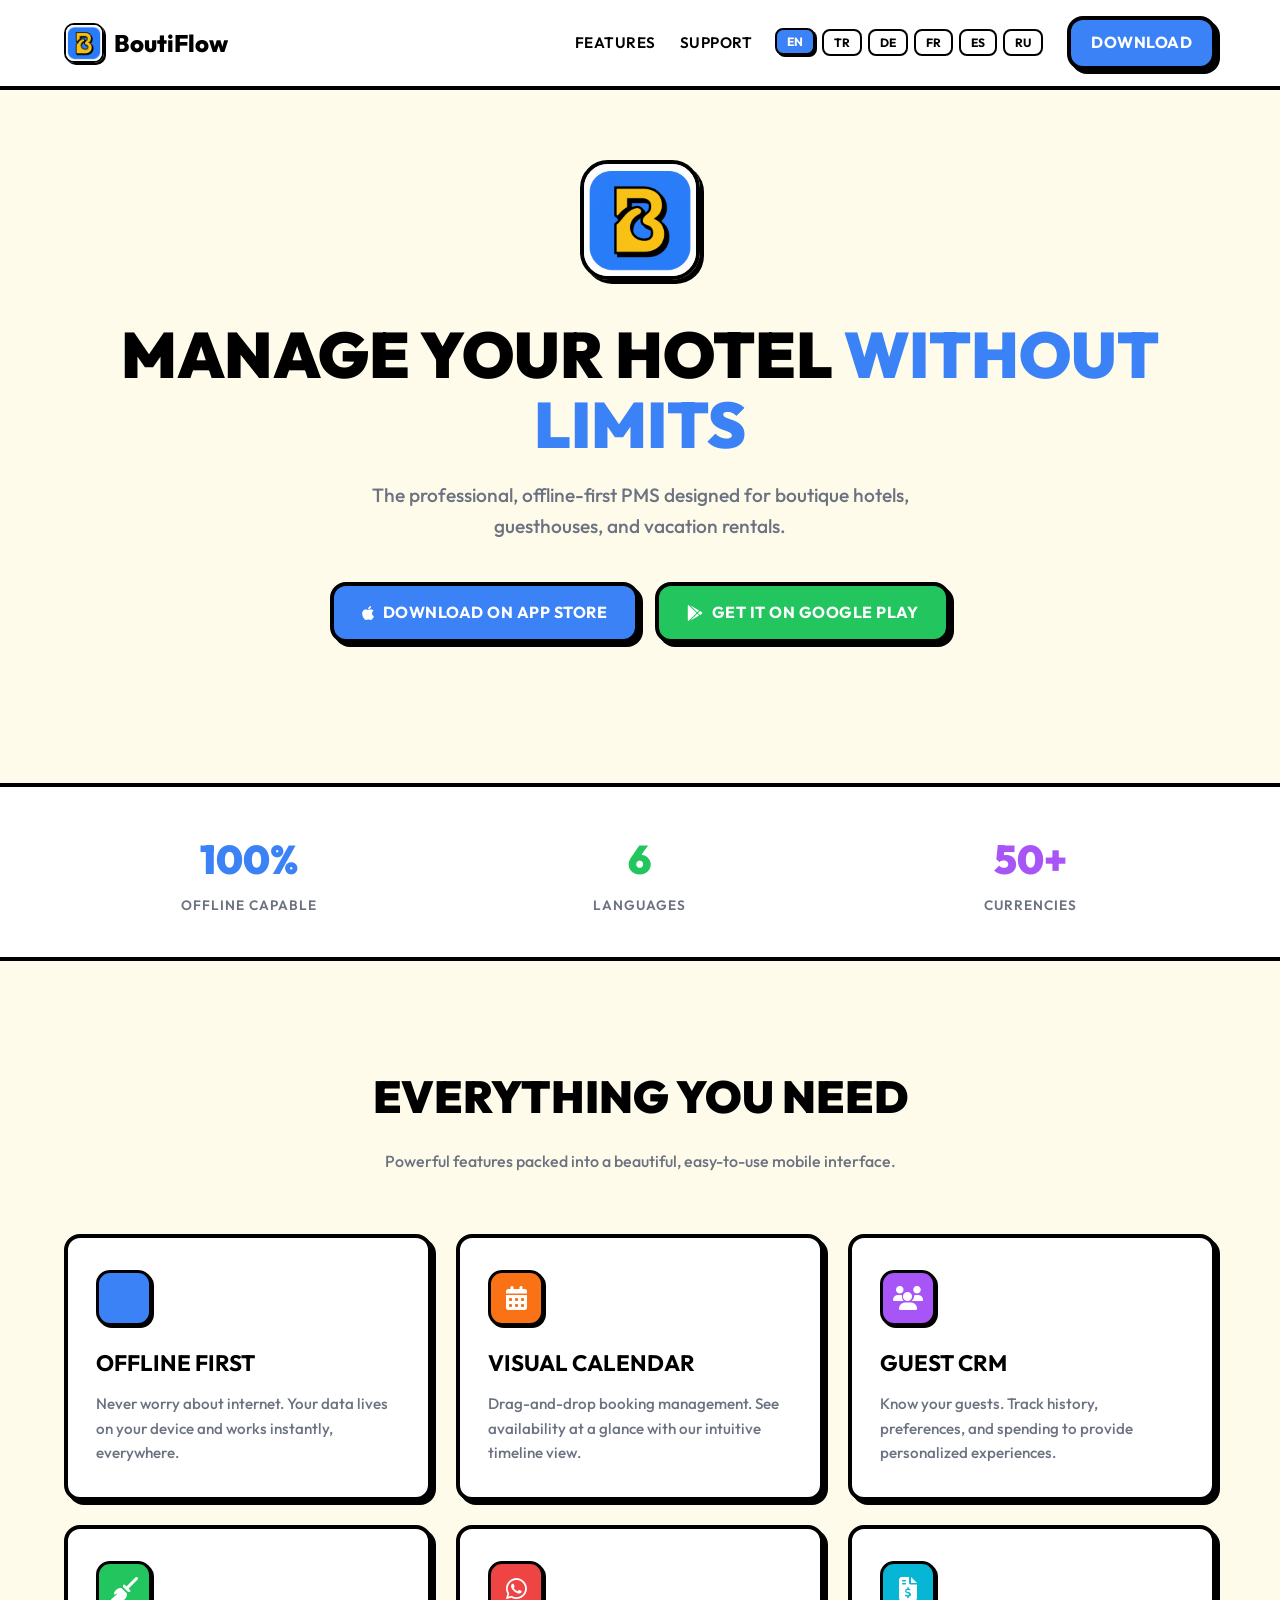
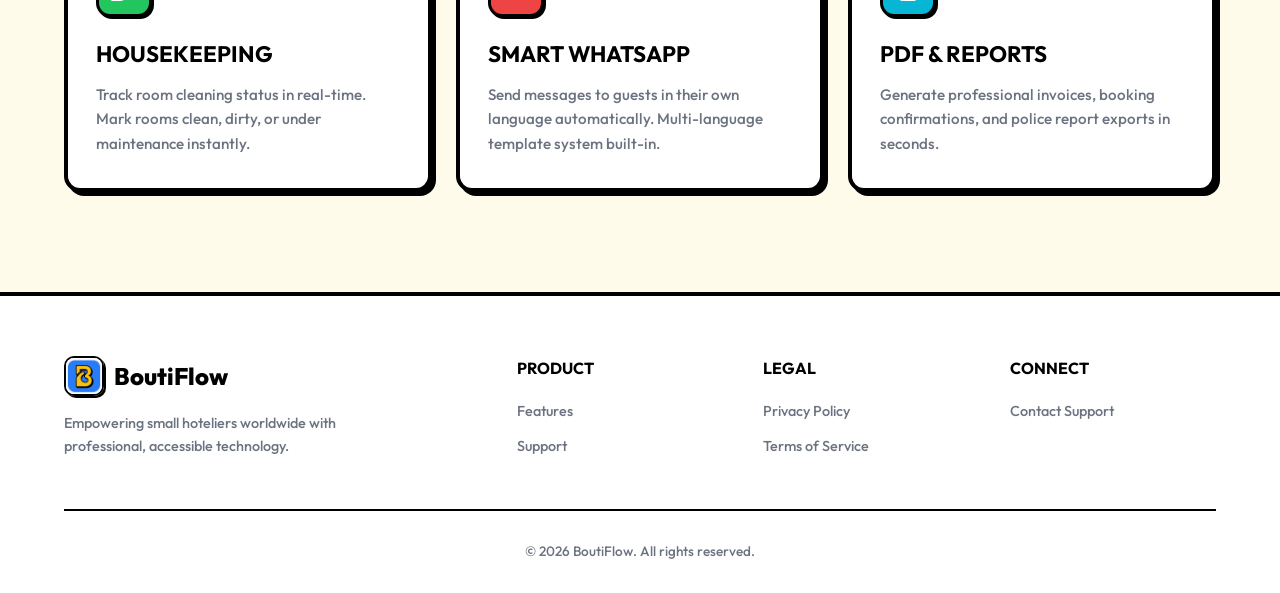
<file: docs/index.html>
<!DOCTYPE html>
<html lang="en">
<head>
    <meta charset="UTF-8">
    <meta name="viewport" content="width=device-width, initial-scale=1.0">
    <title>BoutiFlow - Offline-First Hotel Management</title>
    <meta name="description" content="BoutiFlow - Professional, offline-first property management system for boutique hotels, guesthouses, and vacation rentals.">
    <link rel="stylesheet" href="style.css?v=2">
    <link href="https://fonts.googleapis.com/css2?family=Outfit:wght@400;500;600;700;800;900&display=swap" rel="stylesheet">
    <link rel="stylesheet" href="https://cdnjs.cloudflare.com/ajax/libs/font-awesome/6.4.0/css/all.min.css">
</head>
<body>

    <header>
        <div class="container">
            <a href="index.html" class="logo">
                <img src="app-icon.png" alt="BoutiFlow">
                BoutiFlow
            </a>
            <nav>
                <a href="#features" data-i18n="navFeatures">Features</a>
                <a href="support.html" data-i18n="navSupport">Support</a>
                <div class="lang-switcher">
                    <button onclick="setLang('en')" class="active">EN</button>
                    <button onclick="setLang('tr')">TR</button>
                    <button onclick="setLang('de')">DE</button>
                    <button onclick="setLang('fr')">FR</button>
                    <button onclick="setLang('es')">ES</button>
                    <button onclick="setLang('ru')">RU</button>
                </div>
                <a href="#" class="btn btn-primary" style="padding: 10px 20px;" data-i18n="navDownload">Download</a>
            </nav>
        </div>
    </header>

    <section class="hero">
        <div class="container">
            <img src="app-icon.png" alt="BoutiFlow" class="hero-icon" style="width:120px;height:120px;">
            <h1 data-i18n="heroTitle">Manage Your Hotel <span>Without Limits</span></h1>
            <p data-i18n="heroBody">The professional, offline-first PMS designed for boutique hotels, guesthouses, and vacation rentals. No internet? No problem.</p>

            <div class="cta-buttons">
                <a href="#" class="btn btn-primary">
                    <i class="fa-brands fa-apple" style="margin-right: 8px;"></i>
                    <span data-i18n="ctaAppStore">Download on App Store</span>
                </a>
                <a href="#" class="btn btn-secondary">
                    <i class="fa-brands fa-google-play" style="margin-right: 8px;"></i>
                    <span data-i18n="ctaGooglePlay">Get it on Google Play</span>
                </a>
            </div>
        </div>
    </section>

    <section class="stats">
        <div class="container">
            <div class="stats-grid">
                <div class="stat-item">
                    <h4>100%</h4>
                    <p data-i18n="statOffline">Offline Capable</p>
                </div>
                <div class="stat-item">
                    <h4>6</h4>
                    <p data-i18n="statLanguages">Languages</p>
                </div>
                <div class="stat-item">
                    <h4>50+</h4>
                    <p data-i18n="statCurrencies">Currencies</p>
                </div>
            </div>
        </div>
    </section>

    <section id="features" class="features">
        <div class="container">
            <h2 data-i18n="featuresTitle">Everything You Need</h2>
            <p data-i18n="featuresBody">Powerful features packed into a beautiful, easy-to-use mobile interface.</p>

            <div class="feature-grid">
                <div class="feature-card">
                    <div class="feature-icon"><i class="fa-solid fa-wifi-slash"></i></div>
                    <h3 data-i18n="f1Title">Offline First</h3>
                    <p data-i18n="f1Body">Never worry about internet. Your data lives on your device and works instantly, everywhere.</p>
                </div>
                <div class="feature-card">
                    <div class="feature-icon"><i class="fa-solid fa-calendar-days"></i></div>
                    <h3 data-i18n="f2Title">Visual Calendar</h3>
                    <p data-i18n="f2Body">Drag-and-drop booking management. See availability at a glance with our intuitive timeline view.</p>
                </div>
                <div class="feature-card">
                    <div class="feature-icon"><i class="fa-solid fa-users"></i></div>
                    <h3 data-i18n="f3Title">Guest CRM</h3>
                    <p data-i18n="f3Body">Know your guests. Track history, preferences, and spending to provide personalized experiences.</p>
                </div>
                <div class="feature-card">
                    <div class="feature-icon"><i class="fa-solid fa-broom"></i></div>
                    <h3 data-i18n="f4Title">Housekeeping</h3>
                    <p data-i18n="f4Body">Track room cleaning status in real-time. Mark rooms clean, dirty, or under maintenance instantly.</p>
                </div>
                <div class="feature-card">
                    <div class="feature-icon"><i class="fa-brands fa-whatsapp"></i></div>
                    <h3 data-i18n="f5Title">Smart WhatsApp</h3>
                    <p data-i18n="f5Body">Send messages to guests in their own language automatically. Multi-language template system built-in.</p>
                </div>
                <div class="feature-card">
                    <div class="feature-icon"><i class="fa-solid fa-file-invoice-dollar"></i></div>
                    <h3 data-i18n="f6Title">PDF & Reports</h3>
                    <p data-i18n="f6Body">Generate professional invoices, booking confirmations, and police report exports in seconds.</p>
                </div>
            </div>
        </div>
    </section>

    <footer>
        <div class="container">
            <div class="footer-content">
                <div class="footer-brand">
                    <a href="index.html" class="logo">
                        <img src="app-icon.png" alt="BoutiFlow">
                        BoutiFlow
                    </a>
                    <p data-i18n="footerTagline">Empowering small hoteliers worldwide with professional, accessible technology.</p>
                </div>
                <div class="footer-links">
                    <h4 data-i18n="footerProduct">Product</h4>
                    <ul>
                        <li><a href="#features" data-i18n="navFeatures">Features</a></li>
                        <li><a href="support.html" data-i18n="navSupport">Support</a></li>
                    </ul>
                </div>
                <div class="footer-links">
                    <h4 data-i18n="footerLegal">Legal</h4>
                    <ul>
                        <li><a href="privacy.html" data-i18n="navPrivacy">Privacy Policy</a></li>
                        <li><a href="terms.html" data-i18n="navTerms">Terms of Service</a></li>
                    </ul>
                </div>
                <div class="footer-links">
                    <h4 data-i18n="footerConnect">Connect</h4>
                    <ul>
                        <li><a href="mailto:support@boutiflow.com" data-i18n="navContact">Contact Support</a></li>
                    </ul>
                </div>
            </div>
            <div class="copyright">
                &copy; 2026 BoutiFlow. All rights reserved.
            </div>
        </div>
    </footer>

<script>
const i18n = {
    en: {
        navFeatures: "Features", navSupport: "Support", navDownload: "Download", navPrivacy: "Privacy Policy", navTerms: "Terms of Service", navContact: "Contact Support",
        heroTitle: 'Manage Your Hotel <span>Without Limits</span>',
        heroBody: "The professional, offline-first PMS designed for boutique hotels, guesthouses, and vacation rentals.",
        ctaAppStore: "Download on App Store", ctaGooglePlay: "Get it on Google Play",
        statOffline: "Offline Capable", statLanguages: "Languages", statCurrencies: "Currencies",
        featuresTitle: "Everything You Need", featuresBody: "Powerful features packed into a beautiful, easy-to-use mobile interface.",
        f1Title: "Offline First", f1Body: "Never worry about internet. Your data lives on your device and works instantly, everywhere.",
        f2Title: "Visual Calendar", f2Body: "Drag-and-drop booking management. See availability at a glance with our intuitive timeline view.",
        f3Title: "Guest CRM", f3Body: "Know your guests. Track history, preferences, and spending to provide personalized experiences.",
        f4Title: "Housekeeping", f4Body: "Track room cleaning status in real-time. Mark rooms clean, dirty, or under maintenance instantly.",
        f5Title: "Smart WhatsApp", f5Body: "Send messages to guests in their own language automatically. Multi-language template system built-in.",
        f6Title: "PDF & Reports", f6Body: "Generate professional invoices, booking confirmations, and police report exports in seconds.",
        footerTagline: "Empowering small hoteliers worldwide with professional, accessible technology.",
        footerProduct: "Product", footerLegal: "Legal", footerConnect: "Connect"
    },
    tr: {
        navFeatures: "Özellikler", navSupport: "Destek", navDownload: "İndir", navPrivacy: "Gizlilik Politikası", navTerms: "Kullanım Koşulları", navContact: "Destek İletişim",
        heroTitle: 'Otelinizi <span>Sınırsız</span> Yönetin',
        heroBody: "Butik oteller, pansiyonlar ve kiralık evler için tasarlanmış profesyonel, çevrimdışı çalışan yönetim sistemi.",
        ctaAppStore: "App Store'dan İndir", ctaGooglePlay: "Google Play'den İndir",
        statOffline: "Çevrimdışı Çalışır", statLanguages: "Dil Desteği", statCurrencies: "Para Birimi",
        featuresTitle: "İhtiyacınız Olan Her Şey", featuresBody: "Güçlü özellikler, güzel ve kullanımı kolay bir mobil arayüzde.",
        f1Title: "Çevrimdışı Öncelikli", f1Body: "İnternet bağlantısı konusunda asla endişelenmeyin. Verileriniz cihazınızda yaşar.",
        f2Title: "Görsel Takvim", f2Body: "Sürükle-bırak rezervasyon yönetimi. Doluluk durumunu tek bakışta görün.",
        f3Title: "Misafir CRM", f3Body: "Misafirlerinizi tanıyın. Geçmişi, tercihleri ve harcamaları takip edin.",
        f4Title: "Oda Temizliği", f4Body: "Oda temizlik durumunu anlık takip edin. Temiz, kirli veya bakımda olarak işaretleyin.",
        f5Title: "Akıllı WhatsApp", f5Body: "Misafirlerinize kendi dillerinde otomatik mesaj gönderin. Çoklu dil şablon sistemi.",
        f6Title: "PDF & Raporlar", f6Body: "Profesyonel fatura, rezervasyon onayı ve polis bildirim listesi oluşturun.",
        footerTagline: "Dünya genelinde küçük otelcilere profesyonel ve erişilebilir teknoloji sunuyoruz.",
        footerProduct: "Ürün", footerLegal: "Yasal", footerConnect: "İletişim"
    },
    de: {
        navFeatures: "Funktionen", navSupport: "Hilfe", navDownload: "Herunterladen", navPrivacy: "Datenschutz", navTerms: "Nutzungsbedingungen", navContact: "Support kontaktieren",
        heroTitle: 'Ihr Hotel <span>ohne Grenzen</span> verwalten',
        heroBody: "Das professionelle, offline-fähige PMS für Boutique-Hotels, Pensionen und Ferienwohnungen.",
        ctaAppStore: "Im App Store laden", ctaGooglePlay: "Bei Google Play laden",
        statOffline: "Offline-fähig", statLanguages: "Sprachen", statCurrencies: "Währungen",
        featuresTitle: "Alles was Sie brauchen", featuresBody: "Leistungsstarke Funktionen in einer schönen, benutzerfreundlichen Oberfläche.",
        f1Title: "Offline First", f1Body: "Machen Sie sich nie Sorgen um Internet. Ihre Daten arbeiten sofort, überall.",
        f2Title: "Visueller Kalender", f2Body: "Drag-and-Drop Buchungsverwaltung. Sehen Sie Verfügbarkeit auf einen Blick.",
        f3Title: "Gäste-CRM", f3Body: "Kennen Sie Ihre Gäste. Verfolgen Sie Verlauf, Vorlieben und Ausgaben.",
        f4Title: "Zimmerpflege", f4Body: "Echtzeit-Reinigungsstatus. Zimmer als sauber, schmutzig oder in Wartung markieren.",
        f5Title: "Smart WhatsApp", f5Body: "Senden Sie Nachrichten automatisch in der Sprache Ihrer Gäste.",
        f6Title: "PDF & Berichte", f6Body: "Erstellen Sie professionelle Rechnungen, Buchungsbestätigungen und Meldeexporte.",
        footerTagline: "Wir unterstützen kleine Hoteliers weltweit mit professioneller Technologie.",
        footerProduct: "Produkt", footerLegal: "Rechtliches", footerConnect: "Kontakt"
    },
    fr: {
        navFeatures: "Fonctionnalités", navSupport: "Support", navDownload: "Télécharger", navPrivacy: "Confidentialité", navTerms: "Conditions", navContact: "Contacter le support",
        heroTitle: 'Gérez votre hôtel <span>sans limites</span>',
        heroBody: "Le PMS professionnel, hors-ligne, conçu pour les hôtels boutique, maisons d'hôtes et locations de vacances.",
        ctaAppStore: "Télécharger sur App Store", ctaGooglePlay: "Télécharger sur Google Play",
        statOffline: "Fonctionne hors-ligne", statLanguages: "Langues", statCurrencies: "Devises",
        featuresTitle: "Tout ce dont vous avez besoin", featuresBody: "Des fonctionnalités puissantes dans une interface mobile belle et facile à utiliser.",
        f1Title: "Hors-ligne d'abord", f1Body: "Ne vous souciez jamais d'internet. Vos données vivent sur votre appareil.",
        f2Title: "Calendrier visuel", f2Body: "Gestion des réservations par glisser-déposer. Voyez la disponibilité d'un coup d'œil.",
        f3Title: "CRM Invités", f3Body: "Connaissez vos invités. Suivez l'historique, les préférences et les dépenses.",
        f4Title: "Ménage", f4Body: "Suivez l'état de nettoyage des chambres en temps réel.",
        f5Title: "WhatsApp intelligent", f5Body: "Envoyez des messages aux invités automatiquement dans leur langue.",
        f6Title: "PDF & Rapports", f6Body: "Générez des factures professionnelles et des confirmations de réservation.",
        footerTagline: "Nous accompagnons les petits hôteliers du monde entier avec une technologie professionnelle.",
        footerProduct: "Produit", footerLegal: "Légal", footerConnect: "Contact"
    },
    es: {
        navFeatures: "Características", navSupport: "Soporte", navDownload: "Descargar", navPrivacy: "Privacidad", navTerms: "Términos", navContact: "Contactar soporte",
        heroTitle: 'Gestiona tu hotel <span>sin límites</span>',
        heroBody: "El PMS profesional, sin conexión, diseñado para hoteles boutique, pensiones y alquileres vacacionales.",
        ctaAppStore: "Descargar en App Store", ctaGooglePlay: "Descargar en Google Play",
        statOffline: "Funciona sin conexión", statLanguages: "Idiomas", statCurrencies: "Monedas",
        featuresTitle: "Todo lo que necesitas", featuresBody: "Funciones potentes en una interfaz móvil hermosa y fácil de usar.",
        f1Title: "Sin conexión primero", f1Body: "Nunca te preocupes por internet. Tus datos viven en tu dispositivo.",
        f2Title: "Calendario visual", f2Body: "Gestión de reservas con arrastrar y soltar. Ve la disponibilidad de un vistazo.",
        f3Title: "CRM de huéspedes", f3Body: "Conoce a tus huéspedes. Rastrea historial, preferencias y gastos.",
        f4Title: "Limpieza", f4Body: "Seguimiento del estado de limpieza de habitaciones en tiempo real.",
        f5Title: "WhatsApp inteligente", f5Body: "Envía mensajes a los huéspedes automáticamente en su idioma.",
        f6Title: "PDF e informes", f6Body: "Genera facturas profesionales y confirmaciones de reserva en segundos.",
        footerTagline: "Empoderando a pequeños hoteleros en todo el mundo con tecnología profesional.",
        footerProduct: "Producto", footerLegal: "Legal", footerConnect: "Contacto"
    },
    ru: {
        navFeatures: "Функции", navSupport: "Поддержка", navDownload: "Скачать", navPrivacy: "Конфиденциальность", navTerms: "Условия", navContact: "Связаться с поддержкой",
        heroTitle: 'Управляйте отелем <span>без ограничений</span>',
        heroBody: "Профессиональная офлайн-система управления для бутик-отелей, гостевых домов и арендных объектов.",
        ctaAppStore: "Скачать в App Store", ctaGooglePlay: "Скачать в Google Play",
        statOffline: "Работает офлайн", statLanguages: "Языков", statCurrencies: "Валют",
        featuresTitle: "Всё что вам нужно", featuresBody: "Мощные функции в красивом и удобном мобильном интерфейсе.",
        f1Title: "Офлайн прежде всего", f1Body: "Никогда не беспокойтесь об интернете. Ваши данные работают мгновенно.",
        f2Title: "Визуальный календарь", f2Body: "Управление бронированиями перетаскиванием. Видите доступность с первого взгляда.",
        f3Title: "CRM гостей", f3Body: "Знайте своих гостей. Отслеживайте историю, предпочтения и расходы.",
        f4Title: "Уборка", f4Body: "Отслеживайте статус уборки номеров в реальном времени.",
        f5Title: "Умный WhatsApp", f5Body: "Отправляйте сообщения гостям автоматически на их языке.",
        f6Title: "PDF и отчёты", f6Body: "Создавайте профессиональные счета и подтверждения бронирования.",
        footerTagline: "Помогаем маленьким отельерам по всему миру профессиональными технологиями.",
        footerProduct: "Продукт", footerLegal: "Правовая информация", footerConnect: "Связь"
    }
};

function setLang(lang) {
    document.querySelectorAll('[data-i18n]').forEach(el => {
        const key = el.getAttribute('data-i18n');
        if (i18n[lang] && i18n[lang][key]) {
            if (key === 'heroTitle') {
                el.innerHTML = i18n[lang][key];
            } else {
                el.textContent = i18n[lang][key];
            }
        }
    });
    document.querySelectorAll('.lang-switcher button').forEach(btn => {
        btn.classList.toggle('active', btn.textContent.trim().toLowerCase() === lang);
    });
    document.documentElement.lang = lang;
    localStorage.setItem('boutiflow-lang', lang);
}

// Auto-detect language
const savedLang = localStorage.getItem('boutiflow-lang');
const browserLang = navigator.language.substring(0, 2);
const defaultLang = savedLang || (['en','tr','de','fr','es','ru'].includes(browserLang) ? browserLang : 'en');
document.addEventListener('DOMContentLoaded', () => setLang(defaultLang));
</script>
</body>
</html>
</file>
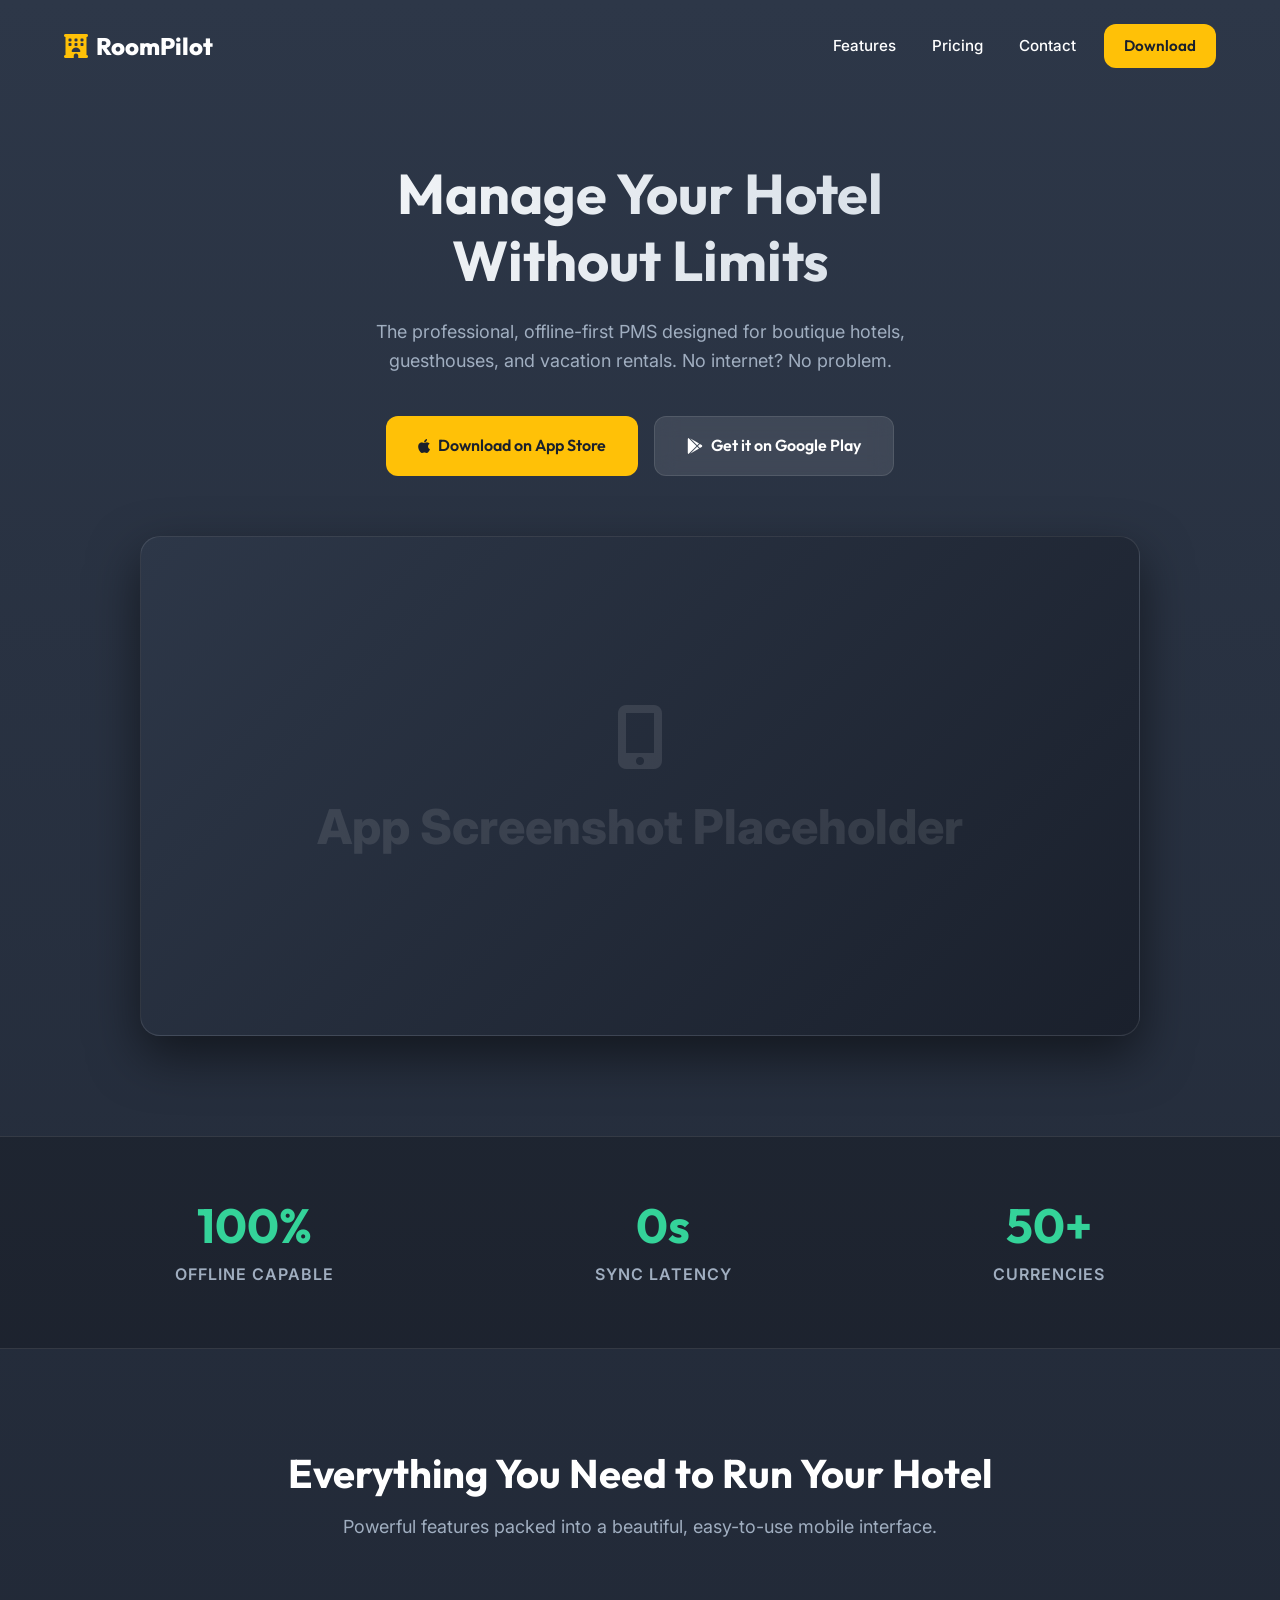
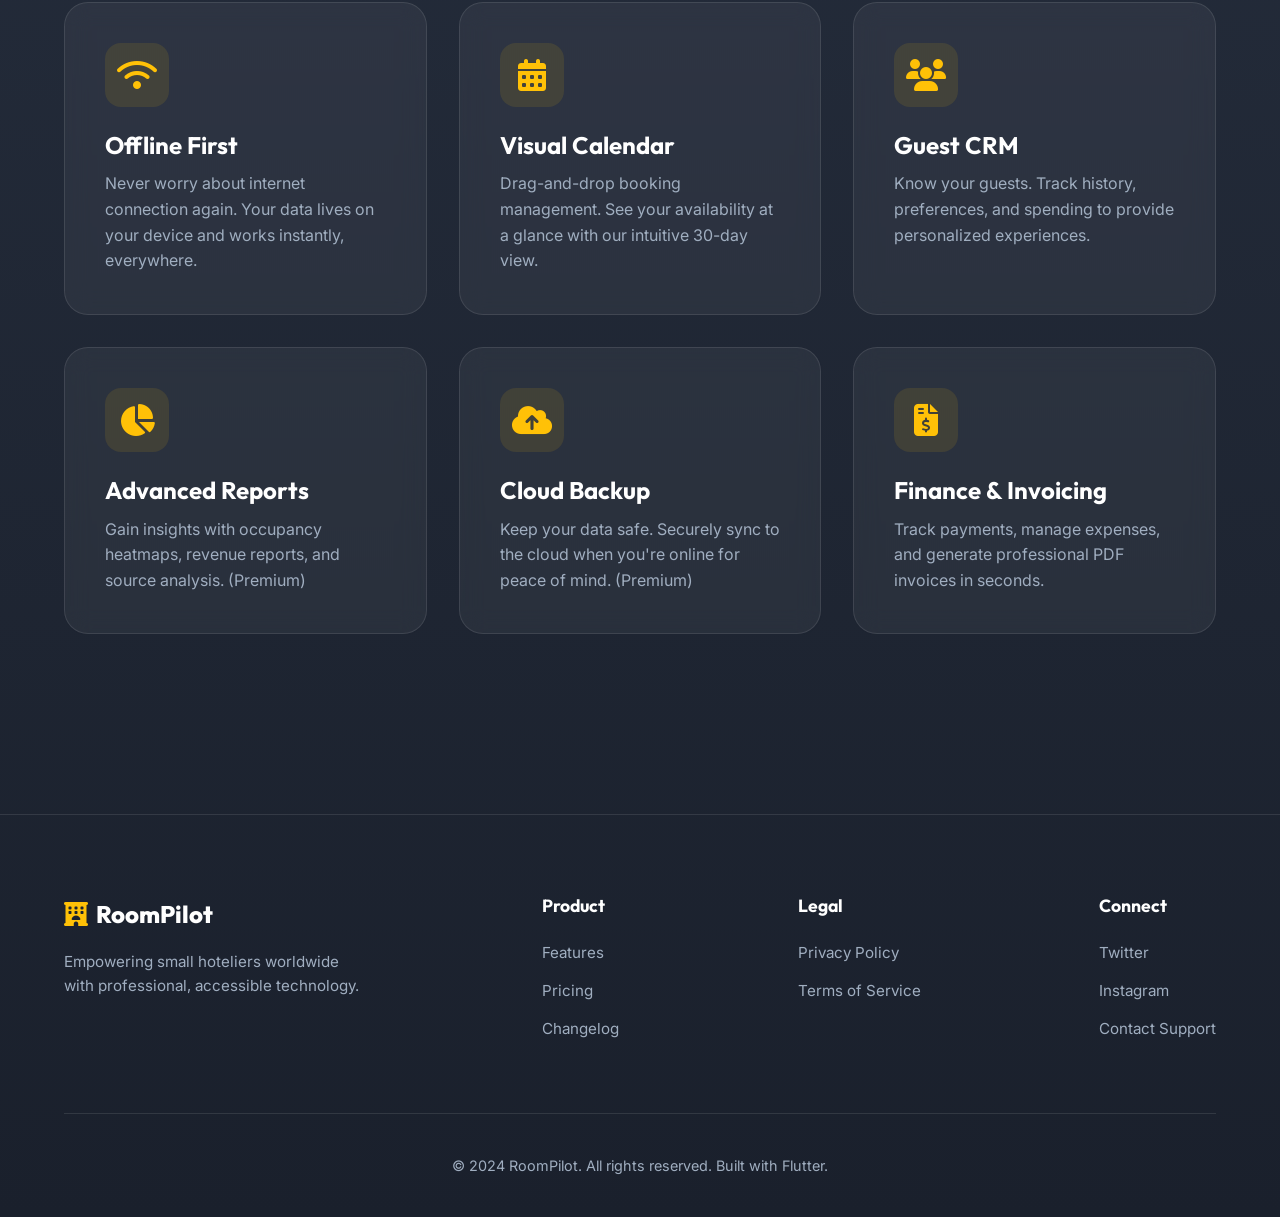
<file: docs/landing_page/index.html>
<!DOCTYPE html>
<html lang="en">

<head>
    <meta charset="UTF-8">
    <meta name="viewport" content="width=device-width, initial-scale=1.0">
    <title>RoomPilot - The Offline-First Hotel Management App</title>
    <link rel="stylesheet" href="style.css">
    <link rel="preconnect" href="https://fonts.googleapis.com">
    <link rel="preconnect" href="https://fonts.gstatic.com" crossorigin>
    <link
        href="https://fonts.googleapis.com/css2?family=Inter:wght@400;500;600&family=Outfit:wght@500;700;800&display=swap"
        rel="stylesheet">
    <!-- Font Awesome for Icons -->
    <link rel="stylesheet" href="https://cdnjs.cloudflare.com/ajax/libs/font-awesome/6.4.0/css/all.min.css">
</head>

<body>
    <header>
        <div class="container">
            <div class="logo">
                <i class="fa-solid fa-hotel" style="color: var(--accent-gold);"></i>
                RoomPilot
            </div>
            <nav>
                <a href="#features">Features</a>
                <a href="#pricing">Pricing</a>
                <a href="#contact">Contact</a>
                <a href="#" class="btn btn-primary" style="padding: 10px 20px; margin-left: 24px;">Download</a>
            </nav>
        </div>
    </header>

    <section class="hero">
        <div class="container">
            <h1>Manage Your Hotel <br><span>Without Limits</span></h1>
            <p>The professional, offline-first PMS designed for boutique hotels, guesthouses, and vacation rentals. No
                internet? No problem.</p>

            <div class="cta-buttons">
                <a href="#" class="btn btn-primary">
                    <i class="fa-brands fa-apple" style="margin-right: 8px;"></i>
                    Download on App Store
                </a>
                <a href="#" class="btn btn-secondary">
                    <i class="fa-brands fa-google-play" style="margin-right: 8px;"></i>
                    Get it on Google Play
                </a>
            </div>

            <div class="hero-mockup">
                <!-- Placeholder for App Screenshot -->
                <div style="text-align: center;">
                    <i class="fa-solid fa-mobile-screen-button"
                        style="font-size: 4rem; margin-bottom: 20px; display: block;"></i>
                    App Screenshot Placeholder
                </div>
            </div>
        </div>
    </section>

    <section class="stats">
        <div class="container">
            <div class="stats-grid">
                <div class="stat-item">
                    <h4>100%</h4>
                    <p>Offline Capable</p>
                </div>
                <div class="stat-item">
                    <h4>0s</h4>
                    <p>Sync Latency</p>
                </div>
                <div class="stat-item">
                    <h4>50+</h4>
                    <p>Currencies</p>
                </div>
            </div>
        </div>
    </section>

    <section id="features" class="features">
        <div class="container">
            <h2>Everything You Need to Run Your Hotel</h2>
            <p style="text-align: center; max-width: 600px; margin: 0 auto 60px;">Powerful features packed into a
                beautiful, easy-to-use mobile interface.</p>

            <div class="feature-grid">
                <div class="feature-card">
                    <div class="feature-icon">
                        <i class="fa-solid fa-wifi"></i>
                    </div>
                    <h3>Offline First</h3>
                    <p>Never worry about internet connection again. Your data lives on your device and works instantly,
                        everywhere.</p>
                </div>

                <div class="feature-card">
                    <div class="feature-icon">
                        <i class="fa-solid fa-calendar-days"></i>
                    </div>
                    <h3>Visual Calendar</h3>
                    <p>Drag-and-drop booking management. See your availability at a glance with our intuitive 30-day
                        view.</p>
                </div>

                <div class="feature-card">
                    <div class="feature-icon">
                        <i class="fa-solid fa-users"></i>
                    </div>
                    <h3>Guest CRM</h3>
                    <p>Know your guests. Track history, preferences, and spending to provide personalized experiences.
                    </p>
                </div>

                <div class="feature-card">
                    <div class="feature-icon">
                        <i class="fa-solid fa-chart-pie"></i>
                    </div>
                    <h3>Advanced Reports</h3>
                    <p>Gain insights with occupancy heatmaps, revenue reports, and source analysis. (Premium)</p>
                </div>

                <div class="feature-card">
                    <div class="feature-icon">
                        <i class="fa-solid fa-cloud-arrow-up"></i>
                    </div>
                    <h3>Cloud Backup</h3>
                    <p>Keep your data safe. Securely sync to the cloud when you're online for peace of mind. (Premium)
                    </p>
                </div>

                <div class="feature-card">
                    <div class="feature-icon">
                        <i class="fa-solid fa-file-invoice-dollar"></i>
                    </div>
                    <h3>Finance & Invoicing</h3>
                    <p>Track payments, manage expenses, and generate professional PDF invoices in seconds.</p>
                </div>
            </div>
        </div>
    </section>

    <footer>
        <div class="container">
            <div class="footer-content">
                <div class="footer-brand">
                    <div class="logo">
                        <i class="fa-solid fa-hotel" style="color: var(--accent-gold);"></i>
                        RoomPilot
                    </div>
                    <p>Empowering small hoteliers worldwide with professional, accessible technology.</p>
                </div>

                <div class="footer-links">
                    <h4>Product</h4>
                    <ul>
                        <li><a href="#features">Features</a></li>
                        <li><a href="#pricing">Pricing</a></li>
                        <li><a href="#">Changelog</a></li>
                    </ul>
                </div>

                <div class="footer-links">
                    <h4>Legal</h4>
                    <ul>
                        <li><a href="../../assets/legal/privacy_policy.md">Privacy Policy</a></li>
                        <li><a href="../../assets/legal/terms_of_service.md">Terms of Service</a></li>
                    </ul>
                </div>

                <div class="footer-links">
                    <h4>Connect</h4>
                    <ul>
                        <li><a href="#">Twitter</a></li>
                        <li><a href="#">Instagram</a></li>
                        <li><a href="mailto:support@roompilot.com">Contact Support</a></li>
                    </ul>
                </div>
            </div>
            <div class="copyright">
                &copy; 2024 RoomPilot. All rights reserved. Built with Flutter.
            </div>
        </div>
    </footer>
</body>

</html>
</file>
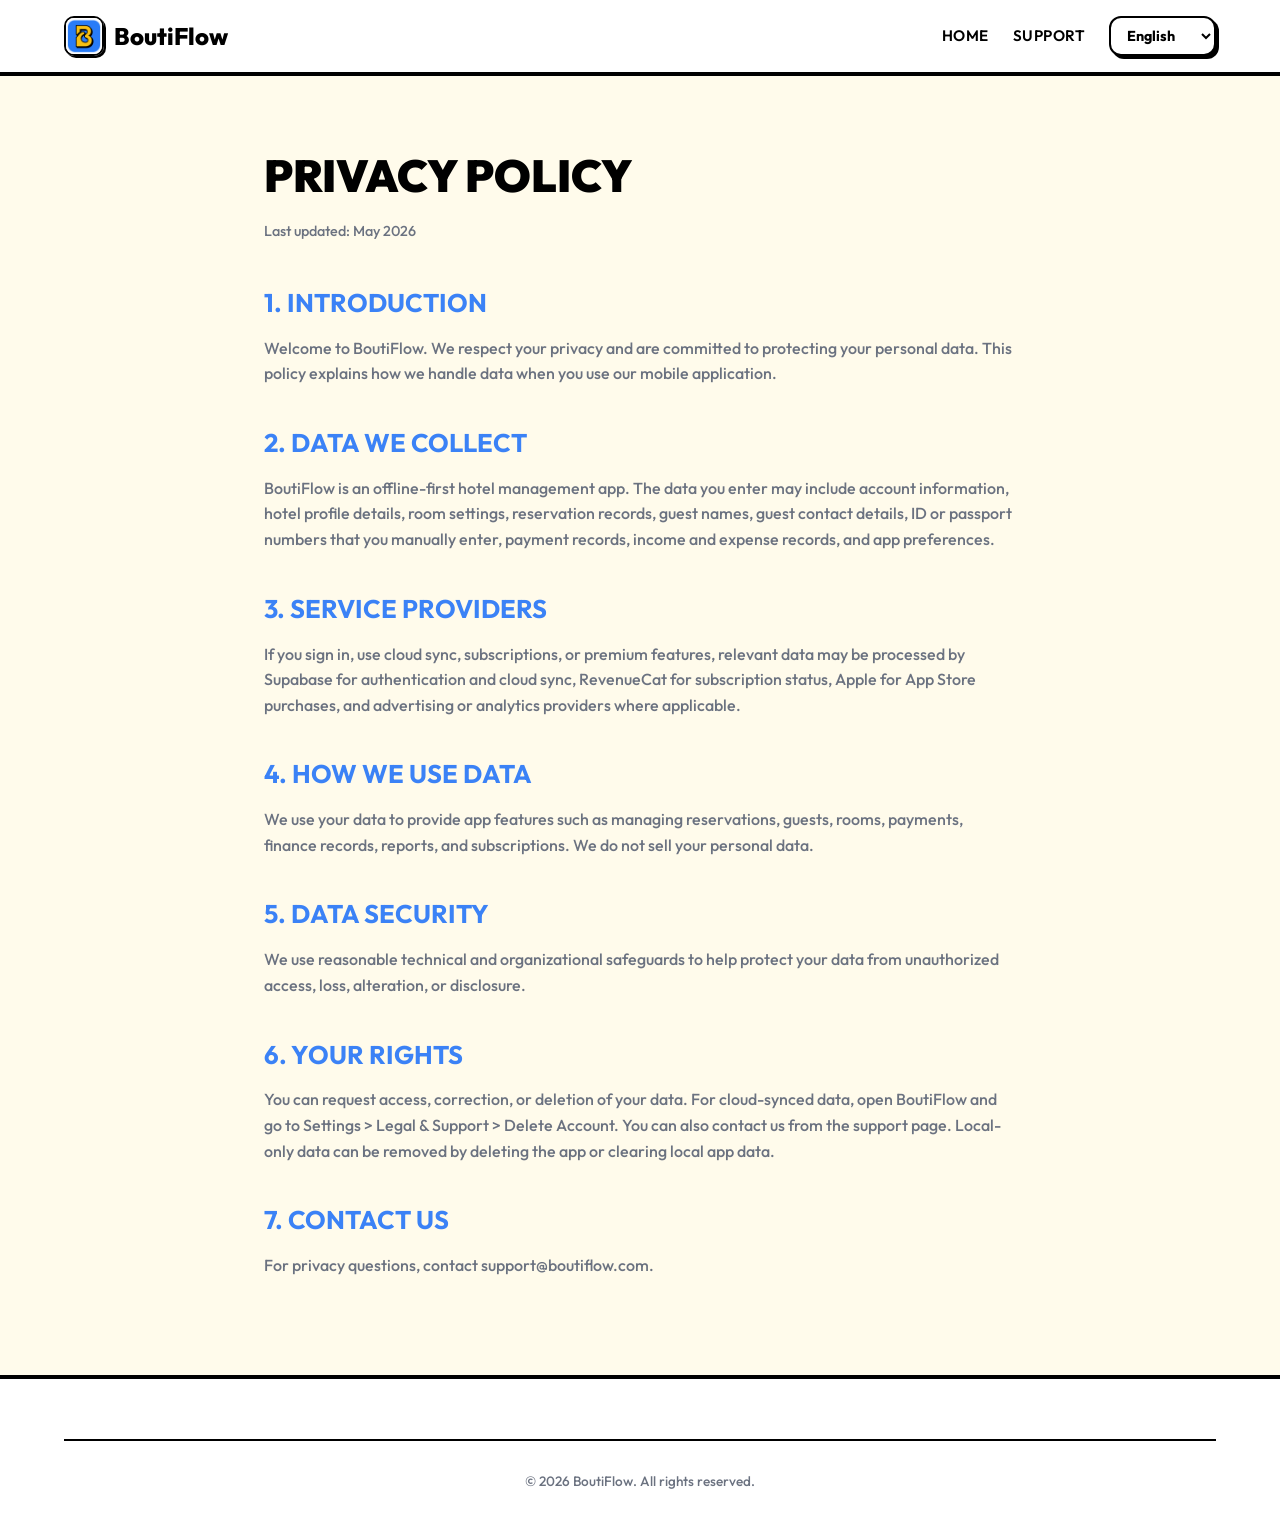
<file: docs/privacy.html>
<!DOCTYPE html>
<html lang="en">
<head>
    <meta charset="UTF-8">
    <meta name="viewport" content="width=device-width, initial-scale=1.0">
    <title>Privacy Policy - BoutiFlow</title>
    <link rel="stylesheet" href="style.css">
    <link href="https://fonts.googleapis.com/css2?family=Outfit:wght@400;500;600;700;800;900&display=swap" rel="stylesheet">
    <link rel="stylesheet" href="https://cdnjs.cloudflare.com/ajax/libs/font-awesome/6.4.0/css/all.min.css">
</head>
<body data-legal-page="privacy">
    <header>
        <div class="container">
            <a href="index.html" class="logo"><img src="app-icon.png" alt="BoutiFlow"> BoutiFlow</a>
            <nav>
                <a id="nav-home" href="index.html">Home</a>
                <a id="nav-secondary" href="support.html">Support</a>
                <select id="language-select" class="language-select" aria-label="Language"></select>
            </nav>
        </div>
    </header>
    <main class="legal-content">
        <h1 id="legal-title">Privacy Policy</h1>
        <p id="legal-updated" class="last-updated">Last updated: May 2026</p>
        <div id="legal-sections">
            <h2>1. Introduction</h2>
            <p>Welcome to BoutiFlow. We respect your privacy and are committed to protecting your personal data.</p>
        </div>
    </main>
    <footer>
        <div class="container">
            <div id="copyright" class="copyright">&copy; 2026 BoutiFlow. All rights reserved.</div>
        </div>
    </footer>
    <script src="legal_pages.js"></script>
</body>
</html>
</file>
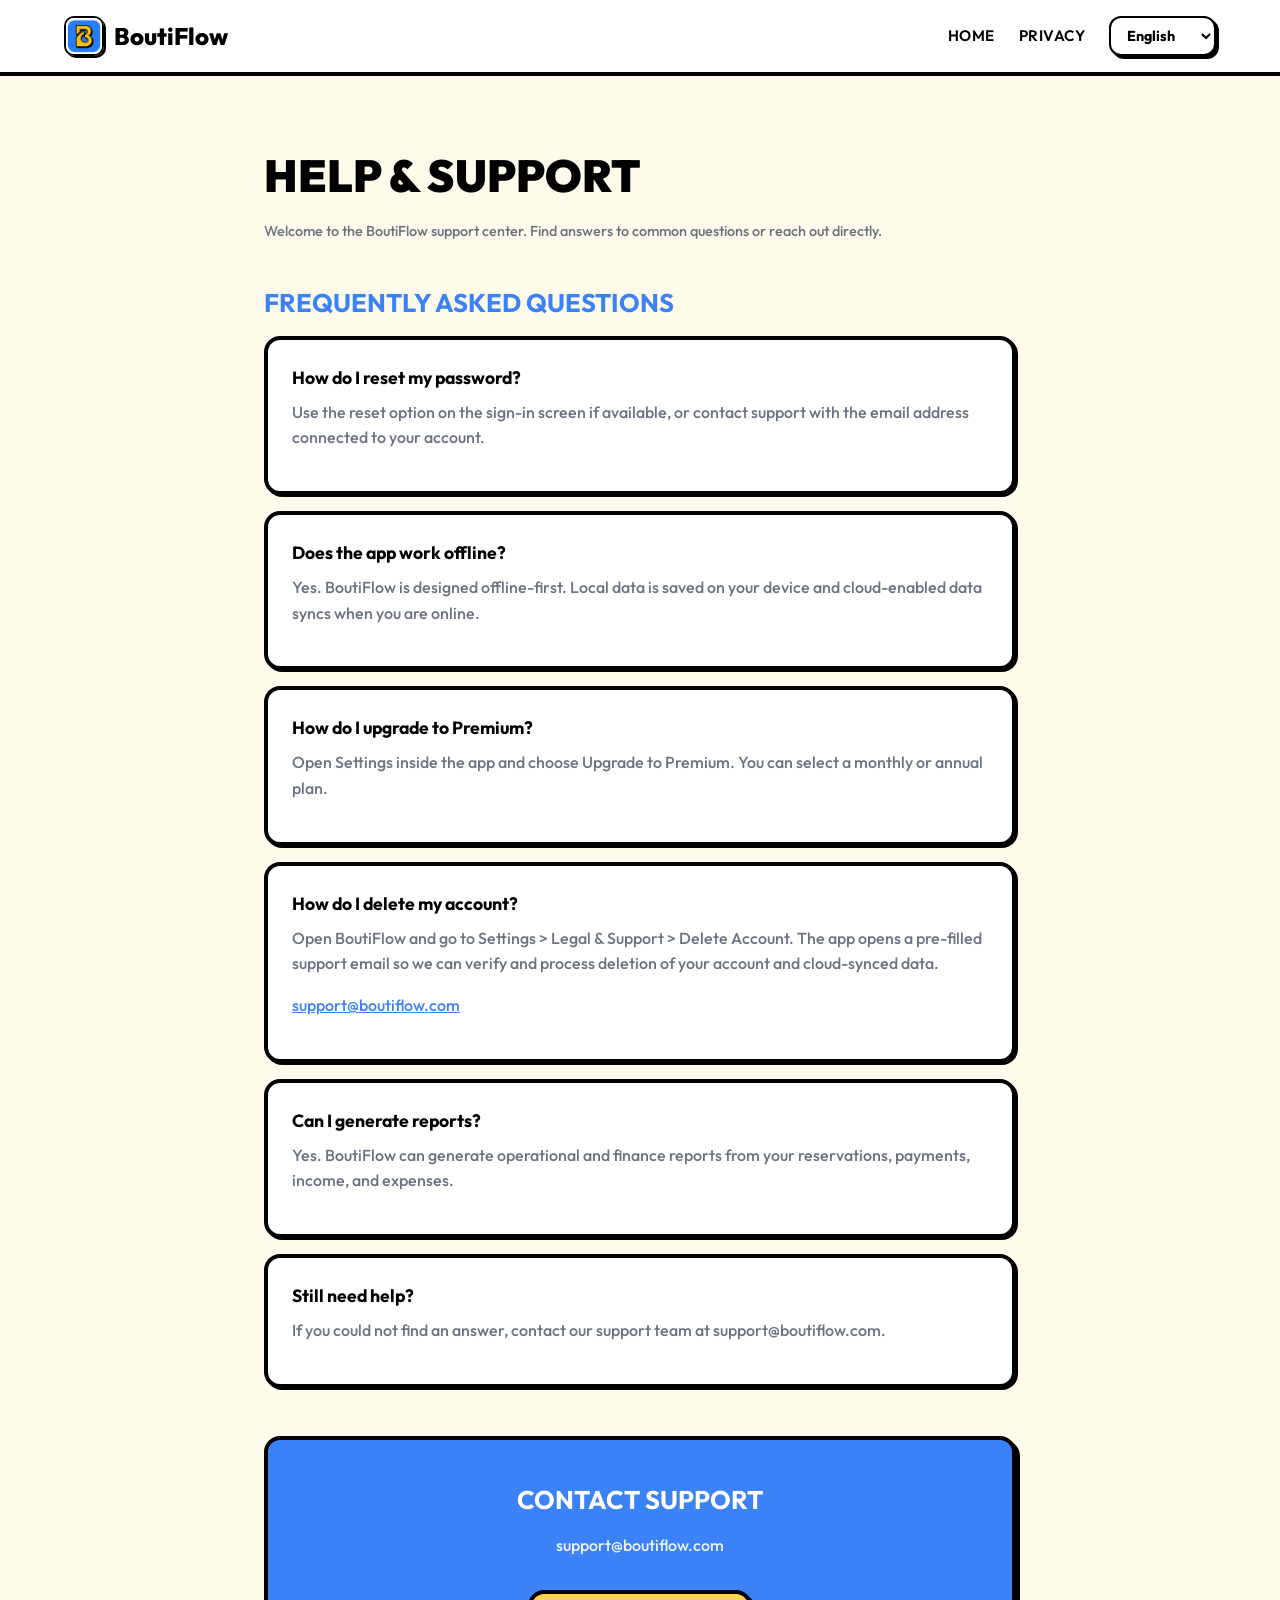
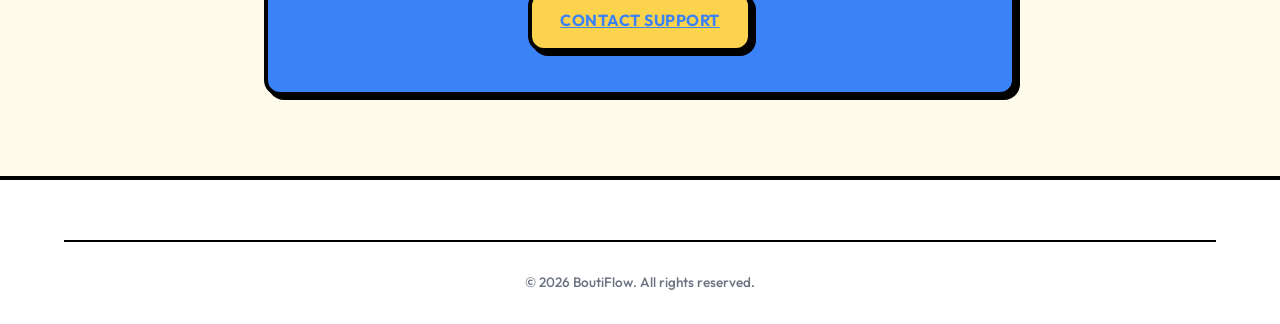
<file: docs/support.html>
<!DOCTYPE html>
<html lang="en">
<head>
    <meta charset="UTF-8">
    <meta name="viewport" content="width=device-width, initial-scale=1.0">
    <title>Help & Support - BoutiFlow</title>
    <link rel="stylesheet" href="style.css">
    <link href="https://fonts.googleapis.com/css2?family=Outfit:wght@400;500;600;700;800;900&display=swap" rel="stylesheet">
    <link rel="stylesheet" href="https://cdnjs.cloudflare.com/ajax/libs/font-awesome/6.4.0/css/all.min.css">
</head>
<body data-legal-page="support">
    <header>
        <div class="container">
            <a href="index.html" class="logo"><img src="app-icon.png" alt="BoutiFlow"> BoutiFlow</a>
            <nav>
                <a id="nav-home" href="index.html">Home</a>
                <a id="nav-secondary" href="privacy.html">Privacy</a>
                <select id="language-select" class="language-select" aria-label="Language"></select>
            </nav>
        </div>
    </header>
    <main class="legal-content">
        <h1 id="legal-title">Help & Support</h1>
        <p id="legal-updated" class="last-updated">Welcome to the BoutiFlow support center.</p>
        <div id="legal-sections">
            <h2>Frequently Asked Questions</h2>
        </div>
    </main>
    <footer>
        <div class="container">
            <div id="copyright" class="copyright">&copy; 2026 BoutiFlow. All rights reserved.</div>
        </div>
    </footer>
    <script src="legal_pages.js"></script>
</body>
</html>
</file>
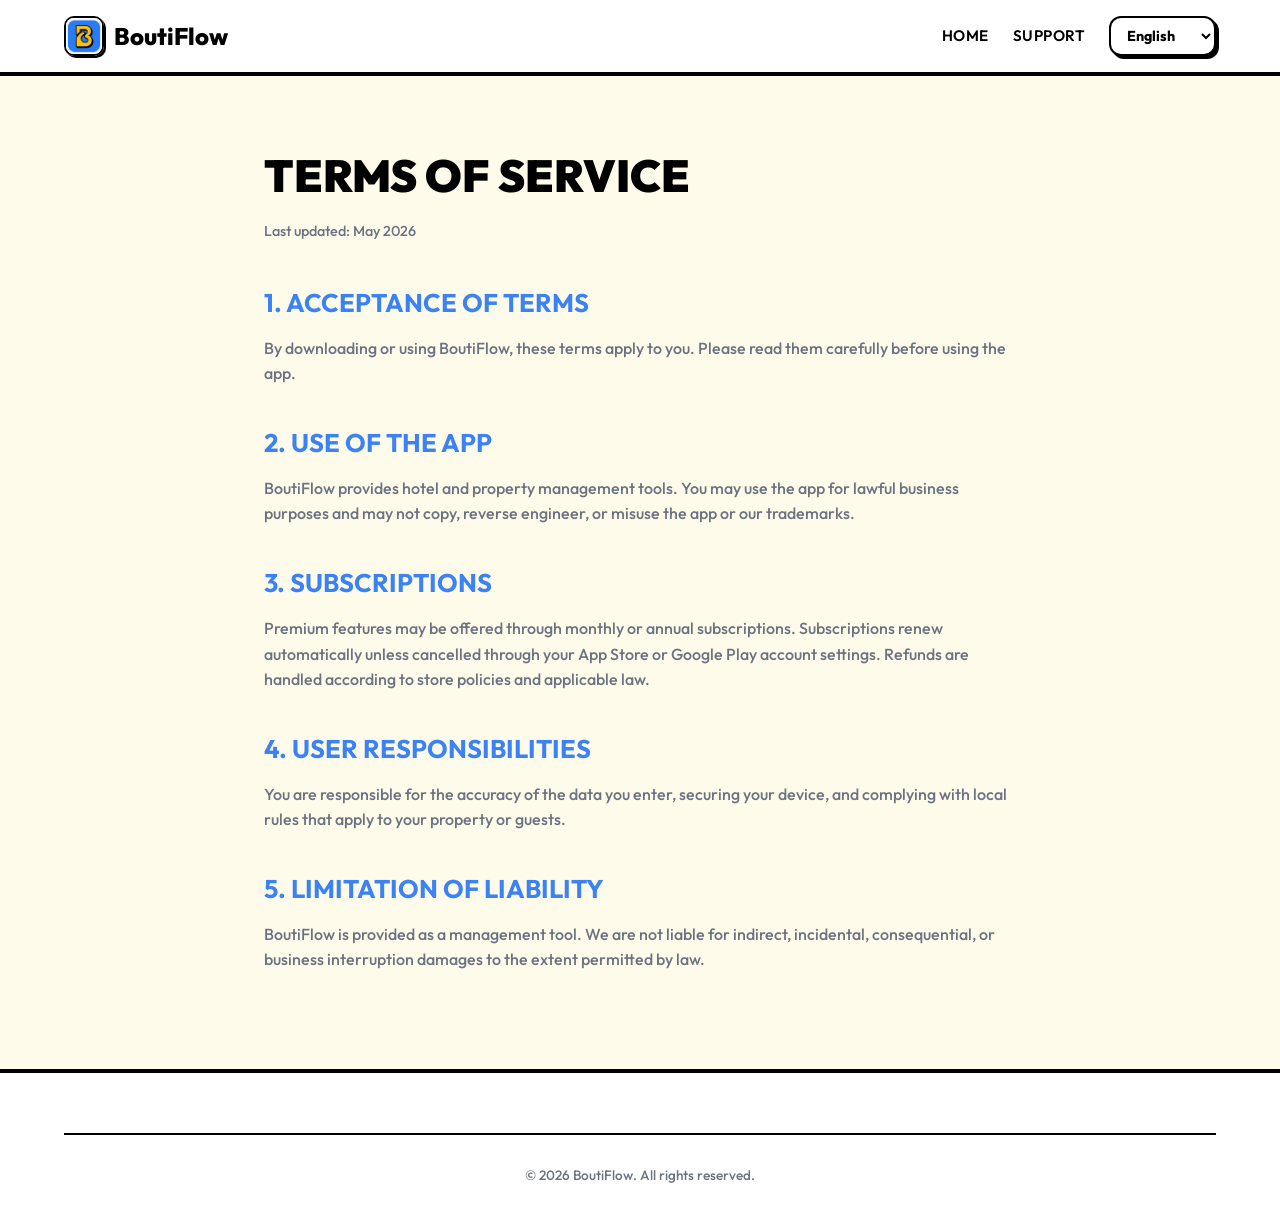
<file: docs/terms.html>
<!DOCTYPE html>
<html lang="en">
<head>
    <meta charset="UTF-8">
    <meta name="viewport" content="width=device-width, initial-scale=1.0">
    <title>Terms of Service - BoutiFlow</title>
    <link rel="stylesheet" href="style.css">
    <link href="https://fonts.googleapis.com/css2?family=Outfit:wght@400;500;600;700;800;900&display=swap" rel="stylesheet">
    <link rel="stylesheet" href="https://cdnjs.cloudflare.com/ajax/libs/font-awesome/6.4.0/css/all.min.css">
</head>
<body data-legal-page="terms">
    <header>
        <div class="container">
            <a href="index.html" class="logo"><img src="app-icon.png" alt="BoutiFlow"> BoutiFlow</a>
            <nav>
                <a id="nav-home" href="index.html">Home</a>
                <a id="nav-secondary" href="support.html">Support</a>
                <select id="language-select" class="language-select" aria-label="Language"></select>
            </nav>
        </div>
    </header>
    <main class="legal-content">
        <h1 id="legal-title">Terms of Service</h1>
        <p id="legal-updated" class="last-updated">Last updated: May 2026</p>
        <div id="legal-sections">
            <h2>1. Acceptance of Terms</h2>
            <p>By downloading or using BoutiFlow, these terms apply to you.</p>
        </div>
    </main>
    <footer>
        <div class="container">
            <div id="copyright" class="copyright">&copy; 2026 BoutiFlow. All rights reserved.</div>
        </div>
    </footer>
    <script src="legal_pages.js"></script>
</body>
</html>
</file>
<file: docs/style.css>
:root {
    --bg-cream: #FFFBEB;
    --text-black: #000000;
    --text-grey: #6B7280;
    --white: #FFFFFF;
    --blue: #3B82F6;
    --red: #EF4444;
    --green: #22C55E;
    --purple: #A855F7;
    --yellow: #FCD34D;
    --orange: #F97316;
    --pink: #EC4899;
    --cyan: #06B6D4;
    --border-width: 4px;
    --border-radius: 16px;
    --shadow: 4px 4px 0px #000;
    --shadow-small: 2px 2px 0px #000;
}

* { margin: 0; padding: 0; box-sizing: border-box; }

body {
    font-family: 'Outfit', -apple-system, BlinkMacSystemFont, sans-serif;
    background-color: var(--bg-cream);
    color: var(--text-black);
    line-height: 1.6;
    overflow-x: hidden;
}

.container { max-width: 1200px; margin: 0 auto; padding: 0 24px; }

/* Header */
header {
    padding: 16px 0;
    position: fixed;
    width: 100%;
    top: 0;
    z-index: 100;
    background: var(--white);
    border-bottom: var(--border-width) solid var(--text-black);
}

header .container {
    display: flex;
    justify-content: space-between;
    align-items: center;
}

.logo {
    font-family: 'Outfit', sans-serif;
    font-size: 1.5rem;
    font-weight: 800;
    color: var(--text-black);
    display: flex;
    align-items: center;
    gap: 10px;
    text-decoration: none;
}

.logo img {
    width: 40px;
    height: 40px;
    border-radius: 10px;
    border: 2px solid var(--text-black);
    box-shadow: var(--shadow-small);
}

nav { display: flex; align-items: center; gap: 24px; }

nav a {
    color: var(--text-black);
    text-decoration: none;
    font-size: 0.95rem;
    font-weight: 600;
    text-transform: uppercase;
    letter-spacing: 0.5px;
    transition: color 0.2s;
}

nav a:hover { color: var(--blue); }

.lang-switcher {
    display: flex;
    gap: 6px;
    align-items: center;
}

.lang-switcher button {
    background: var(--white);
    border: 2px solid var(--text-black);
    border-radius: 8px;
    padding: 4px 10px;
    font-family: 'Outfit', sans-serif;
    font-weight: 700;
    font-size: 0.75rem;
    cursor: pointer;
    transition: all 0.2s;
    text-transform: uppercase;
}

.lang-switcher button:hover,
.lang-switcher button.active {
    background: var(--blue);
    color: var(--white);
    box-shadow: var(--shadow-small);
    transform: translate(-1px, -1px);
}

/* Buttons */
.btn {
    display: inline-flex;
    align-items: center;
    justify-content: center;
    padding: 14px 28px;
    border-radius: var(--border-radius);
    font-weight: 700;
    font-size: 1rem;
    text-decoration: none;
    text-transform: uppercase;
    letter-spacing: 0.5px;
    border: var(--border-width) solid var(--text-black);
    box-shadow: var(--shadow);
    transition: all 0.15s ease;
    cursor: pointer;
}

.btn:hover {
    transform: translate(-2px, -2px);
    box-shadow: 6px 6px 0px #000;
}

.btn:active {
    transform: translate(2px, 2px);
    box-shadow: 0px 0px 0px #000;
}

.btn-primary { background: var(--blue); color: var(--white); }
.btn-secondary { background: var(--green); color: var(--white); }
.btn-yellow { background: var(--yellow); color: var(--text-black); }

/* Hero Section */
.hero {
    padding: 160px 0 80px;
    text-align: center;
}

.hero-icon {
    width: 120px;
    height: 120px;
    border-radius: 28px;
    border: var(--border-width) solid var(--text-black);
    box-shadow: var(--shadow);
    margin: 0 auto 32px;
}

.hero h1 {
    font-family: 'Outfit', sans-serif;
    font-size: 4rem;
    line-height: 1.1;
    font-weight: 900;
    margin-bottom: 20px;
    text-transform: uppercase;
}

.hero h1 span { color: var(--blue); }

.hero p {
    font-size: 1.2rem;
    color: var(--text-grey);
    max-width: 560px;
    margin: 0 auto 40px;
    font-weight: 500;
}

.cta-buttons {
    display: flex;
    gap: 16px;
    justify-content: center;
    flex-wrap: wrap;
    margin-bottom: 60px;
}

/* Stats */
.stats {
    padding: 40px 0;
    border-top: var(--border-width) solid var(--text-black);
    border-bottom: var(--border-width) solid var(--text-black);
    background: var(--white);
}

.stats-grid {
    display: grid;
    grid-template-columns: repeat(3, 1fr);
    text-align: center;
    gap: 20px;
}

.stat-item h4 {
    font-family: 'Outfit', sans-serif;
    font-size: 2.5rem;
    font-weight: 900;
    margin-bottom: 4px;
}

.stat-item:nth-child(1) h4 { color: var(--blue); }
.stat-item:nth-child(2) h4 { color: var(--green); }
.stat-item:nth-child(3) h4 { color: var(--purple); }

.stat-item p { color: var(--text-grey); font-weight: 600; text-transform: uppercase; letter-spacing: 1px; font-size: 0.85rem; }

/* Features */
.features { padding: 100px 0; }

.features h2 {
    font-family: 'Outfit', sans-serif;
    font-size: 2.8rem;
    text-align: center;
    margin-bottom: 16px;
    text-transform: uppercase;
    font-weight: 900;
}

.features > .container > p {
    text-align: center;
    max-width: 600px;
    margin: 0 auto 60px;
    color: var(--text-grey);
    font-weight: 500;
}

.feature-grid {
    display: grid;
    grid-template-columns: repeat(auto-fit, minmax(320px, 1fr));
    gap: 24px;
}

.feature-card {
    background: var(--white);
    border: var(--border-width) solid var(--text-black);
    border-radius: var(--border-radius);
    padding: 32px 28px;
    box-shadow: var(--shadow);
    transition: all 0.2s ease;
}

.feature-card:hover {
    transform: translate(-3px, -3px);
    box-shadow: 7px 7px 0px #000;
}

.feature-icon {
    width: 56px;
    height: 56px;
    border-radius: 14px;
    display: flex;
    align-items: center;
    justify-content: center;
    font-size: 24px;
    margin-bottom: 20px;
    border: 3px solid var(--text-black);
    box-shadow: var(--shadow-small);
    color: var(--white);
}

.feature-card:nth-child(1) .feature-icon { background: var(--blue); }
.feature-card:nth-child(2) .feature-icon { background: var(--orange); }
.feature-card:nth-child(3) .feature-icon { background: var(--purple); }
.feature-card:nth-child(4) .feature-icon { background: var(--green); }
.feature-card:nth-child(5) .feature-icon { background: var(--red); }
.feature-card:nth-child(6) .feature-icon { background: var(--cyan); }

.feature-card h3 {
    font-family: 'Outfit', sans-serif;
    font-size: 1.4rem;
    margin-bottom: 10px;
    font-weight: 700;
    text-transform: uppercase;
}

.feature-card p { color: var(--text-grey); font-size: 0.95rem; font-weight: 500; }

/* Footer */
footer {
    border-top: var(--border-width) solid var(--text-black);
    padding: 60px 0 30px;
    background: var(--white);
}

.footer-content {
    display: grid;
    grid-template-columns: 2fr 1fr 1fr 1fr;
    gap: 40px;
    margin-bottom: 40px;
}

.footer-brand p { color: var(--text-grey); margin-top: 16px; font-size: 0.9rem; max-width: 300px; font-weight: 500; }

.footer-links h4 {
    font-family: 'Outfit', sans-serif;
    margin-bottom: 16px;
    font-size: 1rem;
    font-weight: 700;
    text-transform: uppercase;
}

.footer-links ul { list-style: none; }
.footer-links li { margin-bottom: 10px; }

.footer-links a {
    color: var(--text-grey);
    text-decoration: none;
    transition: color 0.2s;
    font-size: 0.9rem;
    font-weight: 500;
}

.footer-links a:hover { color: var(--blue); }

.copyright {
    text-align: center;
    color: var(--text-grey);
    font-size: 0.85rem;
    padding-top: 30px;
    border-top: 2px solid var(--text-black);
    font-weight: 500;
}

/* Legal Pages */
.legal-content {
    padding: 140px 24px 80px;
    max-width: 800px;
    margin: 0 auto;
}

.legal-content h1 {
    font-family: 'Outfit', sans-serif;
    font-size: 2.8rem;
    margin-bottom: 8px;
    text-transform: uppercase;
    font-weight: 900;
}

.legal-content .last-updated { color: var(--text-grey); margin-bottom: 40px; font-size: 0.9rem; font-weight: 500; }

.legal-content h2 {
    font-family: 'Outfit', sans-serif;
    font-size: 1.6rem;
    margin: 36px 0 12px;
    color: var(--blue);
    font-weight: 700;
    text-transform: uppercase;
}

.legal-content p { color: var(--text-grey); margin-bottom: 16px; font-weight: 500; }
.legal-content a { color: var(--blue); text-decoration: underline; }

.language-select {
    border: 2px solid var(--text-black);
    border-radius: 12px;
    background: var(--white);
    color: var(--text-black);
    font: 700 0.9rem 'Outfit', sans-serif;
    padding: 8px 12px;
    box-shadow: 3px 3px 0 var(--text-black);
}

.faq-item {
    background: var(--white);
    border: var(--border-width) solid var(--text-black);
    border-radius: var(--border-radius);
    padding: 24px;
    margin-bottom: 16px;
    box-shadow: var(--shadow-small);
}

.faq-item h3 {
    font-family: 'Outfit', sans-serif;
    font-size: 1.1rem;
    margin-bottom: 8px;
    font-weight: 700;
}

.contact-box {
    background: var(--blue);
    border: var(--border-width) solid var(--text-black);
    border-radius: var(--border-radius);
    padding: 40px;
    text-align: center;
    margin-top: 48px;
    box-shadow: var(--shadow);
    color: var(--white);
}

.contact-box h2 { color: var(--white); margin: 0 0 12px; }
.contact-box p { color: rgba(255,255,255,0.9); }

/* Responsive */
@media (max-width: 768px) {
    .hero h1 { font-size: 2.5rem; }
    .stats-grid { grid-template-columns: 1fr; gap: 30px; }
    .footer-content { grid-template-columns: 1fr 1fr; }
    .cta-buttons { flex-direction: column; padding: 0 20px; }
    .feature-grid { grid-template-columns: 1fr; }
    .lang-switcher { display: none; }
}

@media (max-width: 480px) {
    .footer-content { grid-template-columns: 1fr; }
    nav a:not(.btn) { display: none; }
    .language-select { max-width: 130px; }
}
</file>
<file: docs/landing_page/style.css>
:root {
    --bg-gradient-start: #2D3748;
    /* Slate 800 */
    --bg-gradient-end: #1A202C;
    /* Slate 900 */
    --accent-gold: #FFC107;
    --accent-emerald: #34D399;
    --text-primary: #FFFFFF;
    --text-secondary: #A0AEC0;
    /* Slate 400 */
    --glass-bg: rgba(255, 255, 255, 0.05);
    --glass-border: rgba(255, 255, 255, 0.1);
    --font-heading: 'Outfit', sans-serif;
    --font-body: 'Inter', sans-serif;
}

* {
    margin: 0;
    padding: 0;
    box-sizing: border-box;
}

body {
    font-family: var(--font-body);
    background: linear-gradient(180deg, var(--bg-gradient-start) 0%, var(--bg-gradient-end) 100%);
    color: var(--text-primary);
    min-height: 100vh;
    line-height: 1.6;
    overflow-x: hidden;
}

.container {
    max-width: 1200px;
    margin: 0 auto;
    padding: 0 24px;
}

/* Typography */
h1,
h2,
h3,
h4,
h5,
h6 {
    font-family: var(--font-heading);
    font-weight: 700;
    line-height: 1.2;
}

h1 {
    font-size: 3.5rem;
    margin-bottom: 1.5rem;
    background: linear-gradient(to right, #fff, #cbd5e0);
    -webkit-background-clip: text;
    -webkit-text-fill-color: transparent;
}

h2 {
    font-size: 2.5rem;
    margin-bottom: 1rem;
    text-align: center;
}

p {
    color: var(--text-secondary);
    font-size: 1.125rem;
    margin-bottom: 1.5rem;
}

a {
    text-decoration: none;
    color: inherit;
    transition: all 0.3s ease;
}

/* Header */
header {
    padding: 24px 0;
    position: absolute;
    width: 100%;
    top: 0;
    z-index: 10;
}

header .container {
    display: flex;
    justify-content: space-between;
    align-items: center;
}

.logo {
    font-family: var(--font-heading);
    font-size: 1.5rem;
    font-weight: 800;
    color: var(--text-primary);
    display: flex;
    align-items: center;
    gap: 8px;
}

.logo span {
    color: var(--accent-gold);
}

nav a {
    margin-left: 32px;
    font-weight: 500;
    font-size: 0.95rem;
}

nav a:hover {
    color: var(--accent-gold);
}

/* Hero Section */
.hero {
    padding-top: 160px;
    padding-bottom: 100px;
    text-align: center;
    position: relative;
}

.hero p {
    max-width: 600px;
    margin: 0 auto 2.5rem;
}

.cta-buttons {
    display: flex;
    justify-content: center;
    gap: 16px;
    margin-bottom: 60px;
}

.btn {
    display: inline-flex;
    align-items: center;
    justify-content: center;
    padding: 16px 32px;
    border-radius: 12px;
    font-weight: 600;
    font-family: var(--font-heading);
    transition: transform 0.2s ease, box-shadow 0.2s ease;
}

.btn:hover {
    transform: translateY(-2px);
    box-shadow: 0 10px 20px rgba(0, 0, 0, 0.2);
}

.btn-primary {
    background-color: var(--accent-gold);
    color: #1A202C;
}

.btn-secondary {
    background-color: rgba(255, 255, 255, 0.1);
    color: white;
    backdrop-filter: blur(10px);
    border: 1px solid rgba(255, 255, 255, 0.1);
}

.hero-mockup {
    max-width: 90%;
    width: 1000px;
    margin: 0 auto;
    display: block;
    border-radius: 20px;
    box-shadow: 0 20px 50px rgba(0, 0, 0, 0.5);
    border: 1px solid var(--glass-border);
    position: relative;
    z-index: 1;
    /* Placeholder gradient if image missing */
    background: linear-gradient(135deg, #2D3748 0%, #1A202C 100%);
    min-height: 500px;
    display: flex;
    align-items: center;
    justify-content: center;
    color: rgba(255, 255, 255, 0.1);
    font-size: 3rem;
    font-weight: 800;
}

.hero-mockup img {
    width: 100%;
    height: auto;
    border-radius: 20px;
    display: block;
}

/* Features Section */
.features {
    padding: 100px 0;
    position: relative;
}

.feature-grid {
    display: grid;
    grid-template-columns: repeat(auto-fit, minmax(300px, 1fr));
    gap: 32px;
    margin-top: 60px;
}

.feature-card {
    background: var(--glass-bg);
    backdrop-filter: blur(12px);
    -webkit-backdrop-filter: blur(12px);
    border: 1px solid var(--glass-border);
    padding: 40px;
    border-radius: 24px;
    transition: transform 0.3s ease, border-color 0.3s ease;
}

.feature-card:hover {
    transform: translateY(-5px);
    border-color: rgba(255, 255, 255, 0.2);
}

.feature-icon {
    width: 64px;
    height: 64px;
    background: rgba(255, 193, 7, 0.1);
    border-radius: 16px;
    display: flex;
    align-items: center;
    justify-content: center;
    font-size: 2rem;
    margin-bottom: 24px;
    color: var(--accent-gold);
}

.feature-card h3 {
    font-size: 1.5rem;
    margin-bottom: 12px;
}

.feature-card p {
    margin-bottom: 0;
    font-size: 1rem;
}

/* Stats / Trust */
.stats {
    padding: 60px 0;
    border-top: 1px solid var(--glass-border);
    border-bottom: 1px solid var(--glass-border);
    background: rgba(0, 0, 0, 0.2);
}

.stats-grid {
    display: flex;
    justify-content: space-around;
    text-align: center;
    flex-wrap: wrap;
    gap: 40px;
}

.stat-item h4 {
    font-size: 3rem;
    color: var(--accent-emerald);
    margin-bottom: 0.5rem;
}

.stat-item p {
    margin-bottom: 0;
    font-size: 1rem;
    text-transform: uppercase;
    letter-spacing: 1px;
    font-weight: 600;
}

/* Footer */
footer {
    padding: 80px 0 40px;
    border-top: 1px solid var(--glass-border);
    margin-top: 80px;
}

.footer-content {
    display: flex;
    justify-content: space-between;
    align-items: flex-start;
    margin-bottom: 60px;
    flex-wrap: wrap;
    gap: 40px;
}

.footer-brand p {
    max-width: 300px;
    margin-top: 16px;
    font-size: 0.95rem;
}

.footer-links h4 {
    font-size: 1.1rem;
    margin-bottom: 24px;
    color: var(--text-primary);
}

.footer-links ul {
    list-style: none;
}

.footer-links li {
    margin-bottom: 12px;
}

.footer-links a {
    color: var(--text-secondary);
    font-size: 0.95rem;
}

.footer-links a:hover {
    color: var(--text-primary);
}

.copyright {
    text-align: center;
    padding-top: 40px;
    border-top: 1px solid var(--glass-border);
    color: var(--text-secondary);
    font-size: 0.9rem;
}

/* Responsive */
@media (max-width: 768px) {
    h1 {
        font-size: 2.5rem;
    }

    .hero {
        padding-top: 120px;
    }

    .cta-buttons {
        flex-direction: column;
        padding: 0 20px;
    }

    .btn {
        width: 100%;
    }

    .footer-content {
        flex-direction: column;
    }

    nav {
        display: none;
        /* Simple mobile menu hide for now */
    }
}
</file>
